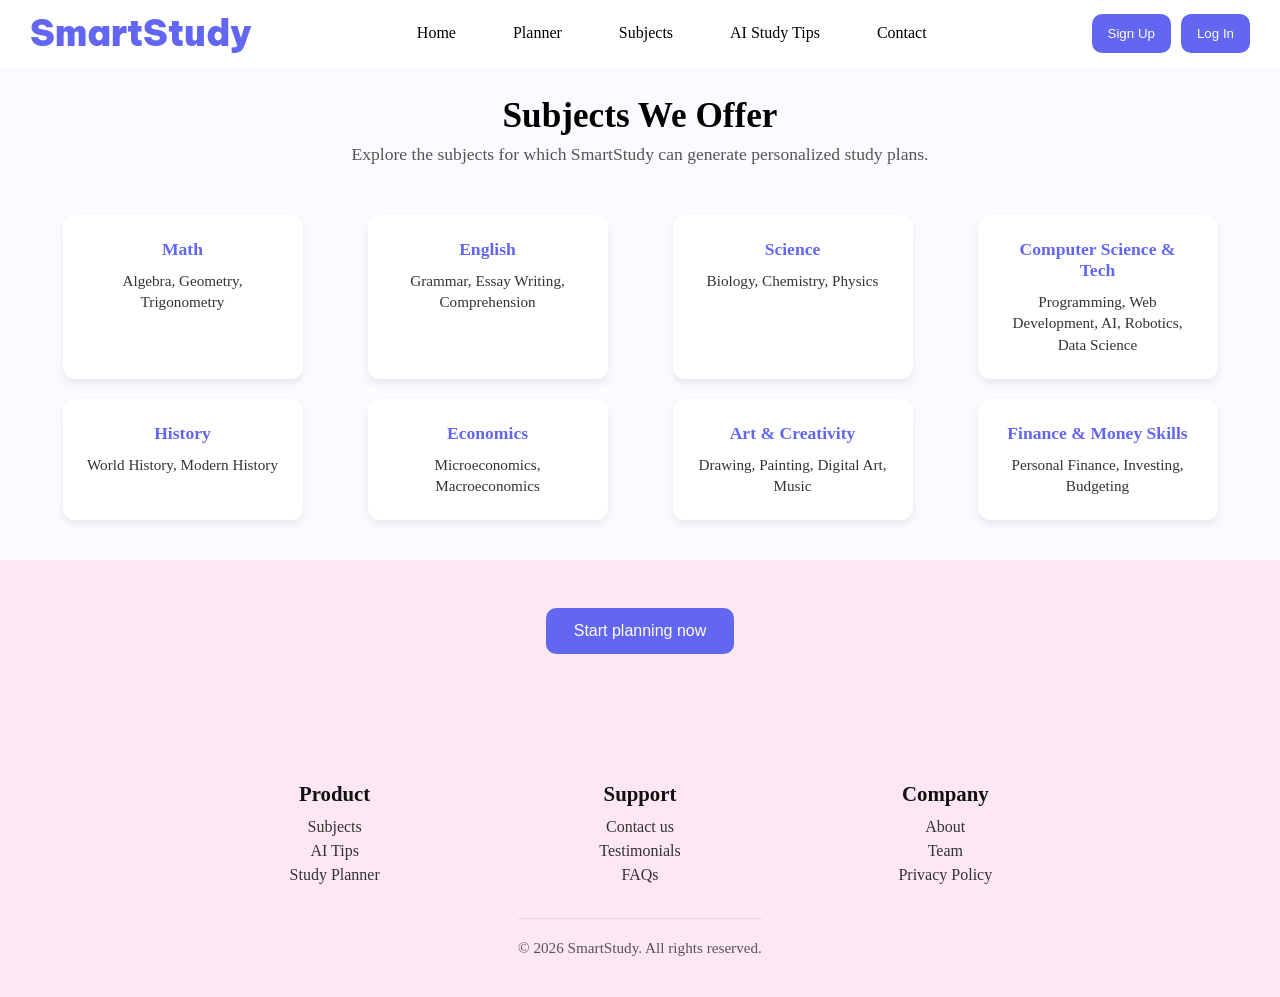
<file: subjects.html>
<!doctype html>
<html lang="en">
    <head>
        <meta charset="UTF-8" />
        <meta name="viewport" content="width=device-width, initial-scale=1.0" />
        <title>SmartStudy</title>
        <link rel="stylesheet" href="style.css" />
        <link rel="stylesheet" href="https://cdnjs.cloudflare.com/ajax/libs/font-awesome/4.7.0/css/font-awesome.min.css">
    </head>
    
    <body>
        <!-- ALERT -->
        <div id="alertBox" class="alert">
            <div class="alert-content">
                <span class="alert-icon">🔔</span>
                <span class="alert-message">Reminder to Take a Break! Time for a quick stretch!</span> 
            </div>
            
            <div class="alert-close-wrapper">
                <button onclick="closeAlert()">×</button>
            </div>
        </div>


        <!-- NAVBAR -->
        <header class="navbar">
            
            <!-- Logo -->
            <!-- <div class="logo">
                <img src="https://www.w3schools.com/images/w3schools_logo_436_2.png" alt="SmartStudy">
            </div> -->

            <div class="logo">
                <span class="logo-placeholder">SmartStudy</span>
            </div>
            
            <!-- NavBar -->
            <nav class="nav-links" id="navLinks">
                <ul>
                    <li><a class="active" href="index.html">Home</a></li>
                    <li><a href="planner.html">Planner</a></li>
                    <li><a href="subjects.html">Subjects</a></li>
                    <li><a href="index.html#ai-tips">AI Study Tips</a></li>
                    <li><a href="index.html#contact">Contact</a></li>
                </ul>
            </nav>
            
            <!-- Sign up/Login buttons -->
            <div class="auth-buttons">
                <button onclick="openModal('signup')">Sign Up</button>
                <button onclick="openModal('login')">Log In</button>
            </div>

            <!-- Hamburger for mobile-->
             <div class="hamburger" onclick="toggleMenu()">☰</div>
        </header> <!-- End of NavBar -->
    
    
    <!-- MODAL -->
    <div id="modal" class="modal">
        <div class="modal-content">
            <span class="close" onclick="closeModal()">&times;</span>

            <!-- Modal titles -->
            <h2 class="welcome-title">Welcome to SmartStudy</h2>
            <h3 id="modal-title"></h3>
            <p id="modal-subtitle"></p>

            <!-- Modal forms -->
            <form class="modal-form" onsubmit="handleAuth(event)">
                <label>Email Address<span>*</span></label>
                <div class="input-group">
                    <span class="icon">📧</span>
                    <input type="email" placeholder="Enter your email address" required>
                </div>
                
                <label>Password<span>*</span></label>
                <div class="input-group">
                    <span class="icon">🔒</span>
                    <input type="password" placeholder="Enter your password" required>
                </div>
                
                <button type="submit">Submit</button>

                <!-- Redirection between modals -->
                <p id="switchText" class="switch-text"></p>

            </form>
        </div>
    </div> <!-- End of Modal -->

  <!-- Page Title -->
  <section class="page-header">
    <h1>Subjects We Offer</h1>
    <p>Explore the subjects for which SmartStudy can generate personalized study plans.</p>
  </section>

  <!-- Subjects Cards -->
  <section class="subjects-container">
    <div class="card fade-in"><h3>Math</h3><p>Algebra, Geometry, Trigonometry</p></div>
    <div class="card fade-in"><h3>English</h3><p>Grammar, Essay Writing, Comprehension</p></div>
    <div class="card fade-in"><h3>Science</h3><p>Biology, Chemistry, Physics</p></div>
    <div class="card fade-in"><h3>Computer Science & Tech</h3><p>Programming, Web Development, AI, Robotics, Data Science</p></div>
    <div class="card fade-in"><h3>History</h3><p>World History, Modern History</p></div>
    <div class="card fade-in"><h3>Economics</h3><p>Microeconomics, Macroeconomics</p></div>
    <div class="card fade-in"><h3>Art & Creativity</h3><p>Drawing, Painting, Digital Art, Music</p></div>
    <div class="card fade-in"><h3>Finance & Money Skills</h3><p>Personal Finance, Investing, Budgeting</p></div>
  </section>

  <!-- CTA Button -->
  <section class="cta-strip-subjects">
    <div class="container">
      <button class="btn" onclick="location.href='planner.html'">Start planning now</button>
    </div>
  </section>



  <!-- Footer -->
    <footer class="footer-main">
        <div class="container">
            <div class="footer-grid">
                <div class="footer-col">
                    <h3>Product</h3>
                    <a href="subjects.html">Subjects</a>
                    <a href="index.html#ai-tips">AI Tips</a>
                    <a href="planner.html">Study Planner</a>
                </div>
                
                <div class="footer-col">
                    <h3>Support</h3>
                    <a href="index.html#contact">Contact us</a>
                    <a href="index.html#testimonials">Testimonials</a>
                    <a href="index.html#faq">FAQs</a>
                </div>
                
                <div class="footer-col">
                    <h3>Company</h3>
                    <a href="index.html#home">About</a>
                    <a href="team.html">Team</a>
                    <a href="index.html#contact">Privacy Policy</a>
                </div>
            </div>
            <div class="footer-bottom">© 2026 SmartStudy. All rights reserved.</div>
        </div>
    </footer>

  <script src="script.js"></script>
</body>
</html>
</file>
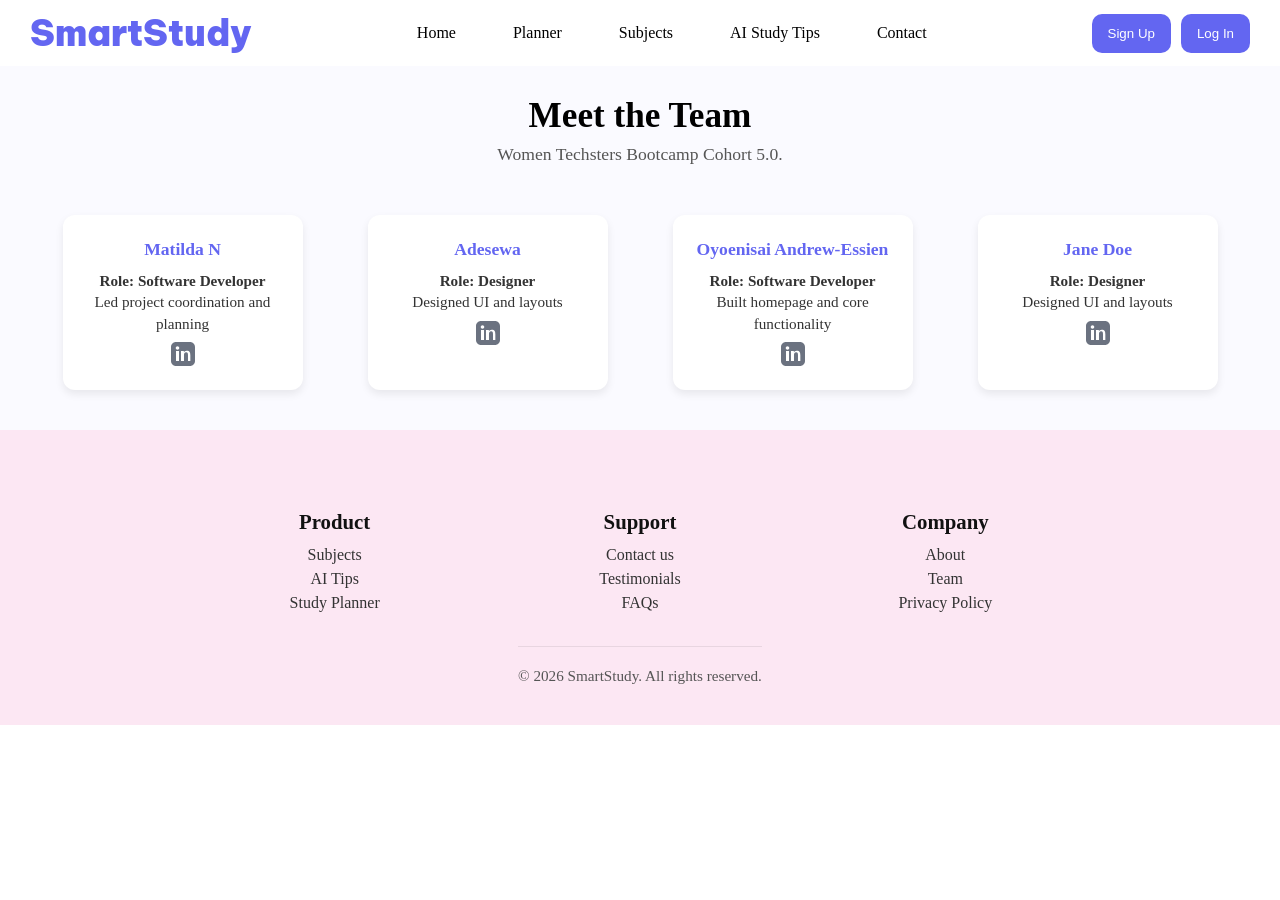
<file: team.html>
<!doctype html>
<html lang="en">
    <head>
        <meta charset="UTF-8" />
        <meta name="viewport" content="width=device-width, initial-scale=1.0" />
        <title>SmartStudy</title>
        <link rel="stylesheet" href="style.css" />
        <link rel="stylesheet" href="https://cdnjs.cloudflare.com/ajax/libs/font-awesome/4.7.0/css/font-awesome.min.css">
        
        <style>
.linkedin-link {
  display: block;           /* allows centering */
  width: 24px;
  height: 24px;
  margin: 8px auto 0;       /* centers horizontally */
  color: #6b7280;
  transition: color 0.2s ease;
  line-height: 0;
}

.linkedin-link::before {
  content: "";
  display: block;
  width: 100%;
  height: 100%;
  background-color: currentColor;

  -webkit-mask: url('data:image/svg+xml;utf8,<svg viewBox="0 0 24 24" xmlns="http://www.w3.org/2000/svg"><path d="M19 0h-14c-2.761 0-5 2.239-5 5v14c0 2.761 2.239 5 5 5h14c2.761 0 5-2.239 5-5v-14c0-2.761-2.239-5-5-5zm-11 19h-3v-10h3v10zm-1.5-11.268c-.966 0-1.75-.784-1.75-1.75s.784-1.75 1.75-1.75 1.75.784 1.75 1.75-.784 1.75-1.75 1.75zm13.5 11.268h-3v-5.604c0-1.337-.027-3.062-1.867-3.062-1.867 0-2.154 1.459-2.154 2.968v5.698h-3v-10h2.881v1.367h.041c.401-.761 1.381-1.562 2.843-1.562 3.04 0 3.602 2.001 3.602 4.604v5.591z"/></svg>') no-repeat center;

  mask: url('data:image/svg+xml;utf8,<svg viewBox="0 0 24 24" xmlns="http://www.w3.org/2000/svg"><path d="M19 0h-14c-2.761 0-5 2.239-5 5v14c0 2.761 2.239 5 5 5h14c2.761 0 5-2.239 5-5v-14c0-2.761-2.239-5-5-5zm-11 19h-3v-10h3v10zm-1.5-11.268c-.966 0-1.75-.784-1.75-1.75s.784-1.75 1.75-1.75 1.75.784 1.75 1.75-.784 1.75-1.75 1.75zm13.5 11.268h-3v-5.604c0-1.337-.027-3.062-1.867-3.062-1.867 0-2.154 1.459-2.154 2.968v5.698h-3v-10h2.881v1.367h.041c.401-.761 1.381-1.562 2.843-1.562 3.04 0 3.602 2.001 3.602 4.604v5.591z"/></svg>') no-repeat center;

  mask-size: contain;
  -webkit-mask-size: contain;
}

.linkedin-link:hover {
  color: #2563eb;
}
</style>
    </head>


    
    <body>
        <!-- ALERT -->
        <div id="alertBox" class="alert">
            <div class="alert-content">
                <span class="alert-icon">🔔</span>
                <span class="alert-message">Reminder to Take a Break! Time for a quick stretch!</span> 
            </div>
            
            <div class="alert-close-wrapper">
                <button onclick="closeAlert()">×</button>
            </div>
        </div>


        <!-- NAVBAR -->
        <header class="navbar">
            
            <!-- Logo -->
            <!-- <div class="logo">
                <img src="https://www.w3schools.com/images/w3schools_logo_436_2.png" alt="SmartStudy">
            </div> -->

            <div class="logo">
                <span class="logo-placeholder">SmartStudy</span>
            </div>
            
            <!-- NavBar -->
            <nav class="nav-links" id="navLinks">
                <ul>
                    <li><a class="active" href="index.html">Home</a></li>
                    <li><a href="planner.html">Planner</a></li>
                    <li><a href="subjects.html">Subjects</a></li>
                    <li><a href="index.html#ai-tips">AI Study Tips</a></li>
                    <li><a href="index.html#contact">Contact</a></li>
                </ul>
            </nav>
            
            <!-- Sign up/Login buttons -->
            <div class="auth-buttons">
                <button onclick="openModal('signup')">Sign Up</button>
                <button onclick="openModal('login')">Log In</button>
            </div>

            <!-- Hamburger for mobile-->
             <div class="hamburger" onclick="toggleMenu()">☰</div>
        </header> <!-- End of NavBar -->
    
    
    <!-- MODAL -->
    <div id="modal" class="modal">
        <div class="modal-content">
            <span class="close" onclick="closeModal()">&times;</span>

            <!-- Modal titles -->
            <h2 class="welcome-title">Welcome to SmartStudy</h2>
            <h3 id="modal-title"></h3>
            <p id="modal-subtitle"></p>

            <!-- Modal forms -->
            <form class="modal-form" onsubmit="handleAuth(event)">
                <label>Email Address<span>*</span></label>
                <div class="input-group">
                    <span class="icon">📧</span>
                    <input type="email" placeholder="Enter your email address" required>
                </div>
                
                <label>Password<span>*</span></label>
                <div class="input-group">
                    <span class="icon">🔒</span>
                    <input type="password" placeholder="Enter your password" required>
                </div>
                
                <button type="submit">Submit</button>

                <!-- Redirection between modals -->
                <p id="switchText" class="switch-text"></p>

            </form>
        </div>
    </div> <!-- End of Modal -->


  <!-- Page Title -->
  <section class="page-header">
    <h1>Meet the Team</h1>
    <p>Women Techsters Bootcamp Cohort 5.0.</p>
  </section>

  <!-- Subjects Cards -->
  <section class="subjects-container">
    <div class="card fade-in"><h3>Matilda N</h3>
        <p style="font-weight: bold;">Role: Software Developer</p>
        <p>Led project coordination and planning</p>
        <a href="https://linkedin.com/in/janedoe" class="linkedin-link" target="_blank"></a>
    </div>

    <div class="card fade-in"><h3>Adesewa</h3>
        <p style="font-weight: bold;">Role: Designer</p>
        <p>Designed UI and layouts</p>
        <a href="https://linkedin.com/in/janedoe" class="linkedin-link" target="_blank"></a>
    </div>

    <div class="card fade-in">
        <h3>Oyoenisai Andrew-Essien</h3>
        <p style="font-weight: bold;">Role: Software Developer</p>
        <p>Built homepage and core functionality</p>
        <a href="https://www.linkedin.com/in/oyoenisaiaa/" class="linkedin-link" target="_blank"></a>
    </div>

    <div class="card fade-in">
  <h3>Jane Doe</h3>
  <p style="font-weight: bold;">Role: Designer</p>
  <p>Designed UI and layouts</p>
  <a href="https://linkedin.com/in/janedoe" class="linkedin-link" target="_blank"></a>
</div>

    
  </section>



<!-- Footer -->
    <footer class="footer-main">
        <div class="container">
            <div class="footer-grid">
                <div class="footer-col">
                    <h3>Product</h3>
                    <a href="subjects.html">Subjects</a>
                    <a href="index.html#ai-tips">AI Tips</a>
                    <a href="planner.html">Study Planner</a>
                </div>
                
                <div class="footer-col">
                    <h3>Support</h3>
                    <a href="index.html#contact">Contact us</a>
                    <a href="index.html#testimonials">Testimonials</a>
                    <a href="index.html#faq">FAQs</a>
                </div>
                
                <div class="footer-col">
                    <h3>Company</h3>
                    <a href="index.html#home">About</a>
                    <a href="team.html">Team</a>
                    <a href="index.html#contact">Privacy Policy</a>
                </div>
            </div>
            <div class="footer-bottom">© 2026 SmartStudy. All rights reserved.</div>
        </div>
    </footer>


<script src="script.js"></script>

</body>
</html>
</file>
<file: style.css>
@import url('https://fonts.googleapis.com/css2?family=Be+Vietnam+Pro:wght@400;600;800&display=swap');

* {
  list-style: none;
  margin: 0;
  padding: 0;
  text-decoration: none;
  box-sizing: border-box;
  /* color: black;
  font-weight: normal;
  font-size: 16px; */
}

/* a {
  color: black;
} */

:root {
  /* Primary Palette */
  --primary-100: #eef2ff; /* Light Indigo */
  --primary-500: #6366f1; /* Indigo/Purple */

  /* Secondary Palette */
  --secondary-100: #fce7f3; /* Pastel Pink */
  --secondary-500: #ec4899; /* Pink */

  /* Other Colors */
  --Neutral-Lt-400: #fafaff; /* Off-White */
  --Neutral-Lt-500: #ffffff; /* White */

  /* Dev added Colors */
  --Hover-Blue: #1e40af; /* Darker Blue for Hover */
  --light-grey: #333; /* Dark Grey for Text */
  --black-text: #000000; /* Pure Black for Text */
  --required-red: #ff0000; /* Red for Required Asterisk */
  --error-red: #dc3545; /* Red for Errors */
}

html {
  scroll-behavior: smooth;
}

body {
  overflow-x: hidden;
}


/* Alert */
.alert {
  position: fixed;
  top: 0;
  left: 0;
  width: 100%;
  background: var(--primary-500);
  color: var(--Neutral-Lt-500);
  padding: 15px 20px;
  display: flex;
  align-items: center;
  z-index: 1200;
  transform: translateY(-120%);
  transition: transform 0.3s ease;
  box-sizing: border-box;
  position: fixed;
}

.alert.show {
  transform: translateY(0);
}

/* To push content down when alert is visible */
.alert-visible {
  padding-top: 60px; /* Per alert height */
}

body.alert-visible .navbar {
  top: 60px; /* same as alert height */
}

/* Alert content: icon + message */
.alert-content {
  display: flex;
  align-items: center;
  gap: 10px;
}

/* Swinging bell animation */
@keyframes swing {
  0% { transform: rotate(0deg); }
  25% { transform: rotate(15deg); }
  50% { transform: rotate(-10deg); }
  75% { transform: rotate(5deg); }
  100% { transform: rotate(0deg); }
}

.alert-icon {
  font-size: 20px;
  display: inline-block;
  animation: swing 1s ease infinite;
}

/* Alert message */
.alert-message {
  font-size: 16px;
}

/* Close button */
.alert-close-wrapper {
  position: absolute;
  right: 20px;
  top: 50%;
  transform: translateY(-50%);
}

.alert-close-wrapper button {
  font-size: 30px;
  color: #fff;
  background: transparent;
  border: none;
  cursor: pointer;
}


/* hide initially */
/* .hidden {
  display: none;
} */


/* NavBar Container */
.navbar {
  display: flex;
  justify-content: space-between;
  align-items: center;
  background: var(--Neutral-Lt-500);
  padding: 10px 30px;
  /* border-bottom: 1px solid #eee; */
  position: sticky;
  top: 0;
  z-index: 900;
  border: none !important;
  box-shadow: none !important;
}

/* .logo img {
  height: 40px;
  width: auto;
} */

/* Logo placeholder */
.logo-placeholder {
  font-size: 36px;
  font-weight: 900;
  color: var(--primary-500);
  font-family: 'Be Vietnam Pro', sans-serif;
}


.nav-links {
  display: flex;
  gap: 25px;
}

.nav-links ul {
  display: flex;
  gap: 25px;
  list-style: none;
  margin: 0;
  padding: 0;
  /* position: sticky;
  top: 0; */
}

/* ul {
  position: sticky;
  top: 0;
} */

.nav-links a {
  color: var(--black-text);
  text-decoration: none;
  font-weight: 500;
  padding: 14px 16px;
}

.nav-links a:hover {
  color: var(--primary-500);
}

/* ul li a.active {
  background-color: var(--primary-500);
}

ul li a:hover:not(.active) {
  background-color: var(--primary-500);
} */

.nav-links.active {
  display: flex;
}

/* prevents scrolling when mobile menu is open */
body.menu-open,
html.menu-open {
  overflow: hidden;
  height: 100vh;
}


/* Sign up/Login buttons */
.auth-buttons {
  display: flex;
  gap: 10px;
}

.auth-buttons button {
  background: var(--primary-500);
  color: var(--Neutral-Lt-500);
  padding: 12px 16px;
  border: none;
  border-radius: 10px;
  cursor: pointer;
  font-weight: 500;
  /* margin-left: 10px; */
}

/* .auth-buttons .log-in-color{
    background-color: var(--Neutral-Lt-500);
    color: var(--primary-500);
} */

/* Auth hover effect */
.auth-buttons button:hover {
  background: var(--Hover-Blue);
}

/* Auth Modal */
.modal {
  display: none;
  position: fixed;
  top: 0;
  left: 0;
  width: 100%;
  height: 100%;
  z-index: 1100; /* higher than the alert's z-index */
  background: rgba(0, 0, 0, 0.6);
  /* Info for team: The below converts --Neutral-Lt-400: #fafaff to opacity but used with a backdrop filter. Above rgba is recommended */
  /* background: rgba(250, 250, 255, 0.8); 
  backdrop-filter: blur(5px); */
}


/* Modal container */
.modal-content {
  background: var(--Neutral-Lt-400);
  width: 350px;
  margin: 80px auto;
  padding: 25px;
  border-radius: 12px;
  text-align: center;
  position: relative;
}

/* Modal close button */
.close {
  position: absolute;
  top: 15px;
  right: 20px;
  font-size: 30px;
  font-weight: bold;
  cursor: pointer;
  color: var(--light-grey);
}

.close:hover {
  color: var(--primary-500);
}

/* Modal titles */
.welcome-title {
  margin-bottom: 10px;
}

#modal-title {
  margin: 5px 0;
  font-size: 22px;
  font-weight: 600;
}

#modal-subtitle {
  font-size: 14px;
  color: var(--light-grey);
  margin-bottom: 20px;
}

/* Modal form */
.modal-form {
  display: flex;
  flex-direction: column;
  gap: 15px;
}

/* Modal input labels */
.modal-form label {
  text-align: left;
  font-size: 14px;
  font-weight: 500;
}

/* required asterisk */
.modal-form label span {
  color: var(--required-red);
}

/* Modal input */
.input-group {
  display: flex;
  align-items: center;
  background: var(--Neutral-Lt-500);
  border-radius: 8px;
  padding: 10px;
  gap: 10px;
}

.icon {
  font-size: 18px;
}

/* Modal input area*/
.input-group input {
  border: none;
  outline: none;
  width: 100%;
  font-size: 14px;
}

/* Modal submit button */
.modal-form button {
  background: var(--primary-500);
  color: var(--Neutral-Lt-500);
  padding: 10px;
  border: none;
  border-radius: 8px;
  cursor: pointer;
  font-size: 16px;
}

.modal-form button:hover {
  background: var(--Hover-Blue);
}

.modal-form .input-group {
  margin-bottom: 5px;
}

/* Modal switch */
.switch-text {
  font-size: 14px;
  margin-top: 10px;
}

.switch-text span {
  color: var(--primary-500);
  cursor: pointer;
  font-weight: 600;
}

.switch-text span:hover {
  text-decoration: underline;
}


/* Hero section */
/* .hero {
  display: flex;
  justify-content: space-between;
  align-items: center;
  background-color: var(--Neutral-Lt-400); 
  padding: 80px 40px 40px;
} */

.hero-section {
  background-color: var(--Neutral-Lt-400);
  padding: 80px 40px 40px; /* top, sides, bottom */
}

.hero {
  display: flex;
  justify-content: space-between;
  align-items: flex-start; /* top-align hero-text and hero-image */
  background-color: var(--Neutral-Lt-400); 
  /* padding: 80px 40px 40px; top, sides, bottom */
  gap: 40px; /* optional spacing between text and image */
  flex-wrap: wrap;
}

/* Hero texts */
.hero-text {
  max-width: 500px;
  flex: 1;
}

.hero-text h1 {
  /* font-size: 42px; */
  font-size: clamp(28px, 4vw, 42px);
  font-weight: 800;
  margin-bottom: 15px;
}

.hero-text p {
  font-size: 16px;
  color: var(--light-grey);
  margin-bottom: 20px;
}

/* CTA button */
.cta-btn {
  background: var(--primary-500);
  color: var(--Neutral-Lt-500);
  padding: 12px 22px;
  border-radius: 10px;
  border: none;
  cursor: pointer;
  font-weight: 500;
}

.cta-btn:hover{
    background: var(--Hover-Blue);
}

/* Hero image */
/* .hero-image img {
  width: 350px;
} */

.hero-image {
  flex: 1;
  display: flex;
  justify-content: center;
  align-items: flex-start;
}

.hero-image img {
  max-width: 100%;
  height: auto;
  display: block;
}


/* Feature cards */
.features {
  background-color: var(--Neutral-Lt-400);
  padding: 20px 40px 40px;
  /* margin-top: -20px; */
  margin-top: 40px; /* space from hero */
}

.card-title {
  /* font-size: 16px; */
  font-size: 1.25rem;
  color: var(--black-text);
  margin-bottom: 20px;
  text-align: left;
  font-weight: 700;
}

.card-container {
  display: flex;
  justify-content: flex-start;
  gap: 20px;
  flex-wrap: wrap;
  justify-content: center;
}

.card {
  background: var(--Neutral-Lt-500);
  padding: 20px;
  margin: 0 auto;
  width: 220px;
  /* height: 160px; */
  height: auto;
  display: flex;
  flex-direction: column;
  /* justify-content: center; */
  justify-content: flex-start;
  text-align: center;
  border-radius: 10px;
  cursor: pointer;
  box-shadow: 0 4px 10px rgba(0,0,0,0.1);
  transition: transform 0.2s ease;
}

.card h3 {
  margin-bottom: 10px;
  font-size: 1.1rem;
  font-weight: 700;
}

.card p {
  font-size: 0.95rem;
  color: var(--light-grey);
  line-height: 1.4;
}

.card:hover {
  transform: scale(1.05);
}

.card:active {
  transform: scale(0.98);
}

.modal-open .card:hover {
  transform: none;
}

.modal {
  cursor: default;
}

.section {
  padding: 40px;
  text-align: center;
}

@media (max-width: 992px) {
  .hero {
    flex-direction: column;
    align-items: center;
    text-align: center;
  }
  .hero-text, .hero-image {
    max-width: 100%;
  }
  .card-title {
    text-align: center;
  }
}

@media (max-width: 576px) {
  .card-container {
    flex-direction: column;
    align-items: center;
  }
}


    /* 3 steps section */
.three-steps {
  padding: 60px 40px;
  background-color: var(--primary-100); 
  text-align: center;
}

.three-steps h2 {
  font-size: clamp(1.7rem, 3.8vw, 2.3rem);
  margin-bottom: 30px;
  font-weight: 600;
}

.step-grid {
  display: flex;
  justify-content: center;
  gap: 40px;
  flex-wrap: wrap;
  margin-top: 20px;
}

.step {
  display: flex;
  flex-direction: column;
  align-items: center;
  max-width: 220px;
  text-align: center;
}

.step .badge {
  width: 40px;
  height: 40px;
  border-radius: 50%;
  background: var(--primary-500);
  color: var(--Neutral-Lt-500);
  font-weight: 700;
  display: flex;
  align-items: center;
  justify-content: center;
  margin-bottom: 12px;
  font-size: 18px;
}

.step h3 {
  font-weight: 700;
  font-size: 1.1rem;
  margin-bottom: 8px; /* space between h3 and p */
}

.step p {
  font-size: 0.9rem;
  color: var(--light-grey);
  line-height: 1.4;
}


/* AI tips cards */
.ai-tips { 
  background: white;
  padding: 60px 40px;
  text-align: center; /* Center everything inside */
}

/* Titles */
.ai-tips h2 {
  font-size: 2rem;
  margin-bottom: 5px;
  font-weight: 600;
}

.ai-tips h4 {
  font-size: 1rem;
  margin-bottom: 12px;
  color: var(--text-500);
}

.ai-tips p {
  font-size: 0.95rem;
  margin-bottom: 30px;
  color: #333;
  max-width: 600px;
  margin-left: auto;
  margin-right: auto;
}

/* Button + success message container */
.tips-controls {
  display: flex;
  justify-content: center; /* Center horizontally */
  align-items: center;
  gap: 15px;
  margin-bottom: 20px;
  flex-wrap: wrap;
}

.tips-controls button {
  background: var(--primary-500);
  color: var(--Neutral-Lt-500);
  padding: 12px 22px;
  border-radius: 10px;
  border: none;
  cursor: pointer;
  font-weight: 500;
}

.tips-success {
  color: green;
  background: #e7f6ee;
  /* color: #047857; */
  border: 1px solid #b6e4ca;
  font-weight: 600;
  font-size: 0.9rem;
  border-radius: 12px;
  padding: 12px 18px;
}

.tips-output {
  width: 100%;          /* Full width of container */
  max-width: 700px;     /* Prevent it from getting too wide */
  min-height: 160px;    /* Enough space for 5 tips on one line each */    
  /* height: 130px; */
  line-height: 1.8;
  /* padding: 15px; */
  padding: 15px 40px 15px 15px; /* space for icon on right */
  background: var(--secondary-100);
  border: 1px solid #fbcfe8;
  border-radius: 10px;
  font-size: 0.95rem;
  color: #111;
  text-align: left;      /* Tips aligned left for readability */
  line-height: 1.6rem;  /* Proper spacing between tips */
  margin-left: auto;
  margin-right: auto;
  overflow-y: auto;      /* Scroll if tips exceed box */
  box-sizing: border-box;
  white-space: nowrap;   /* keeps each tip on one line */
  overflow-x: auto;      /* allows horizontal scroll if needed */
}

.tips-output-wrapper {
  position: relative;
  width: 100%;
  max-width: 700px;
  margin: 0 auto;
}

.copy-icon {
  position: absolute;
  top: 10px;
  right: 12px;
  cursor: pointer;
  font-size: 1.1rem;
  opacity: 0.7;
  transition: 0.2s ease;
}

.copy-icon:hover {
  opacity: 1;
  transform: scale(1.1);
}

/* Hide element helper class */
.hidden {
  display: none;
}

/* Testimonials */
.testimonials {
  background: var(--Neutral-Lt-400);
  padding: 60px 40px;
  text-align: center;
}

.testimonials h2 {
  font-size: 2rem;
  font-weight: 600;
  margin-bottom: 5px;
}

.testimonials h4 {
  font-size: 1rem;
  color: var(--text-500);
  margin-bottom: 40px;
}

.testimonials-grid {
  display: grid;
  grid-template-columns: repeat(auto-fit, minmax(250px, 1fr));
  gap: 20px;
}

.testimonial {
  background-color: white;
  border-radius: 16px;
  border: 1px solid #ececff;
  box-shadow: 0 8px 20px rgba(0,0,0,0.05);
  padding: 22px;
  text-align: left;
  transition: transform 0.2s ease;
}

.testimonial:hover {
  transform: translateY(-4px);
}

.stars {
  color: #f4c21b;
  font-size: 0.9rem;
  margin-bottom: 10px;
}

.quote {
  color: var(--text-700);
  font-style: italic;
  margin-bottom: 16px;
  line-height: 1.5;
}

.person {
  display: flex;
  gap: 12px;
  align-items: center;
  border-top: 1px solid #ececff;
  padding-top: 12px;
}

.avatar {
  width: 48px;
  height: 48px;
  min-width: 48px;   /* prevents shrinking */
  min-height: 48px;
  border-radius: 50%;
  overflow: hidden;
  border: 2px solid #e0e7ff;
  display: flex;
  align-items: center;
  justify-content: center;
}

.avatar img {
  width: 100%;
  height: 100%;
  object-fit: cover;
  aspect-ratio: 1 / 1; /* ensures perfect square */
}
.person strong {
  display: block;
  font-size: 0.95rem;
}

.person small {
  color: var(--text-500);
  font-size: 0.8rem;
}


/* FAQs */
/* .faq {
  background: var(--Neutral-Lt-500);
  padding: 60px 40px;
  text-align: center;
}

.faq h2 {
  font-size: 2rem;
  margin-bottom: 5px;
}

.faq h4 {
  color: var(--text-500);
  margin-bottom: 30px;
}

.faq-item {
  max-width: 700px;
  margin: 0 auto 15px;
  text-align: left;
}

.faq-question {
  width: 100%;
  padding: 15px;
  border: none;
  background: var(--Neutral-Lt-400);
  border-radius: 10px;
  cursor: pointer;
  font-weight: bold;
  display: flex;
  justify-content: space-between;
}

.faq-answer {
  display: none;
  padding: 12px 15px;
  font-size: 0.9rem;
  color: var(--light-grey);
} */

/* FAQs */
.faq {
  background: var(--Neutral-Lt-500);
  padding: 60px 20px;
  text-align: center;
}

.faq h2 {
  font-size: 2rem;
  margin-bottom: 30px;
}

/* GRID LAYOUT */
.faq-container {
  display: grid;
  grid-template-columns: repeat(2, 1fr);
  gap: 20px;
  max-width: 1000px;
  margin: 0 auto;
}

/* Each FAQ item */
.faq-item {
  background: var(--Neutral-Lt-400);
  border-radius: 12px;
  overflow: hidden;
  text-align: left;
  transition: all 0.3s ease;
}

/* Question button */
.faq-question {
  width: 100%;
  padding: 15px;
  border: none;
  background: transparent;
  cursor: pointer;
  font-weight: 600;
  display: flex;
  justify-content: space-between;
  align-items: center;
}

/* Plus icon animation */
.faq-question span {
  font-size: 18px;
  transition: transform 0.3s ease;
}

/* Answer */
.faq-answer {
  max-height: 0;
  overflow: hidden;
  padding: 0 15px;
  font-size: 0.9rem;
  color: var(--light-grey);
  transition: all 0.3s ease;
}

/* OPEN STATE */
.faq-item.active .faq-answer {
  max-height: 200px;
  padding: 12px 15px;
}

.faq-item.active .faq-question span {
  transform: rotate(45deg); /* turns + into × */
}

/* Mobile */
@media (max-width: 768px) {
  .faq-container {
    grid-template-columns: 1fr;
  }
}



/* Contact us */
#contact {
  /* padding: 20px 20px; */
  padding: 60px 40px;
  padding-bottom: 30px;
  background: var(--Neutral-Lt-400);
  text-align: center;
}

.contact-form {
  display: flex;
  flex-direction: column;
  align-items: center;
  gap: 10px;
  margin-top: 10px;
  margin-bottom: 10px;
}

.contact-form input,
.contact-form textarea {
  width: 500px;
  padding: 10px;
  border-radius: 8px;
  border: 1px solid var(--Neutral-Lt-400);
}

.contact-form textarea {
  height: 100px;
}

.contact-form button {
  background: var(--primary-500);
  color: var(--Neutral-Lt-500);
  padding: 10px 10px;
  border: none;
  border-radius: 8px;
  cursor: pointer;
}

.success-msg {
  color: green;
  margin-top: 10px;
  font-weight: bold;
  text-align: center;
}

/* to adjust to navbar height for sections in the homepage.*/
/* Sections land perfectly below the navbar */
.section-offset {
  scroll-margin-top: 80px;
}


/* OTHER PAGES */

/* Page titles for all */
.page-header {
  text-align: center;
  /* margin: 30px 16px; */
  background-color: var(--Neutral-Lt-400);
  padding: 30px 10px 20px;
  /* margin: 30px 16px 50px; */
   /* padding: 0 16px 40px; */
  /* margin-top: 20px; */
  
}
.page-header h1 {
  font-size: 2.2rem;
  font-weight: 600;
}
.page-header p {
  font-size: 1.1rem;
  color: #555;
  margin-top: 8px;
}


/* Subjects cards styling */
.subjects-container {
  display: flex;
  flex-wrap: wrap;
  /* justify-content: center; */
  justify-content: flex-start;
  gap: 20px;
  /* padding: 0 16px 40px; */
  padding: 30px 40px 40px;
  /* padding: 30px 16px 40px; */
  /* margin-top: 20px; */
  background-color: var(--Neutral-Lt-400);
}

.subjects-container h3{
    color: var(--primary-500);
    font-weight: bold;
}

.subjects-container .card {
  background: #fff;
  border-radius: 12px;
  box-shadow: 0 4px 8px rgba(0,0,0,0.08);
  padding: 24px;
  width: 240px;
  max-width: none;
  text-align: center;
  transition: transform 0.3s ease, box-shadow 0.3s ease;
  cursor: default; /* not clickable */
}

.subjects-container .card:hover {
  transform: translateY(-5px);
  box-shadow: 0 8px 16px rgba(0,0,0,0.12);
}

/* CTA Strip for subjects */
.cta-strip-subjects {
  background: var(--secondary-100);
  color: #111;
  text-align: center;
  padding: 48px 16px;
}

.cta-strip-subjects .btn {
  background: var(--primary-500);
  color: #fff;
  padding: 14px 28px;
  border-radius: 10px;
  border: none;
  font-size: 1rem;
  cursor: pointer;
  transition: background 0.3s ease;
}

.cta-strip-subjects .btn:hover {
  background: var(--Hover-Blue);
}










/* CTA Strip Button above footer */
.cta-strip {
  background: var(--secondary-100);
  text-align: center;
  padding: 40px 16px;
}

.cta-strip h2 {
  font-size: clamp(1.8rem, 4vw, 2.2rem);
  margin-bottom: 20px;
  font-weight: 600;
}

.cta-strip .btn {
  background: var(--primary-500);
  color: #fff;
  padding: 14px 28px;
  border-radius: 10px;
  border: none;
  font-size: 1rem;
  cursor: pointer;
  transition: background 0.3s ease;
}

.cta-strip .btn:hover {
  background: var(--Hover-Blue);
}





/* Footer */
.footer-main .container {
  display: flex;
  flex-direction: column; /* stack footer-grid and footer-bottom vertically */
  align-items: center;    /* center everything horizontally */
  text-align: center;     /* center text inside each column */
}

.footer-main {
  background: var(--secondary-100); /* same as CTA strip */
  color: #111;
  padding: 80px 16px 40px; /* big footer feel */
  margin-top: 0;
}

.footer-grid {
  display: grid;
  grid-template-columns: repeat(auto-fit, minmax(180px, 1fr));
  gap: 16px;
  margin-bottom: 28px;
  width: 100%;
  max-width: 900px; /* optional: control max width */
  justify-items: center; /* center items in each column */
}

.footer-col h3 {
  color: #111;
  margin-bottom: 12px;
  font-size: 1.3rem;
  font-weight: 600;
}

.footer-col a {
  color: #333;
  text-decoration: none;
  display: block;
  margin: 6px 0;
  font-size: 1rem;
  transition: color 0.2s;
}

.footer-col h3,
.footer-col a {
  text-align: center; /* center text inside each column */
}

.footer-col a:hover {
  color: var(--primary-500);
}

.footer-bottom {
  border-top: 1px solid rgba(0, 0, 0, 0.08);
  padding-top: 20px;
  text-align: center;
  color: #555;
  font-size: 0.95rem;
}


/* Hide hamburger by default (desktop/laptop) */
.hamburger {
  display: none;
}


/* Media queries */

/* Large tablets and small laptops */
@media (max-width: 1024px) {

  .hero-section {
    padding: 60px 30px;
  }

  .hero {
    gap: 30px;
  }

  .card-container {
    justify-content: center; /* centers cards */
  }

  .contact-form input,
  .contact-form textarea {
    width: 100%;
    max-width: 400px;
  }

  /* Subjects page - Large tablets / small laptops */
  .subjects-container {
    justify-content: center; /* center cards */
    padding: 20px;
  }

  .subjects-container .card {
    width: 220px;
    max-width: 300px;
  }
}


/* Tablets and Mobile */
@media (max-width: 768px) {

  /* Navbar adjustments */
  .hamburger {
    display: block;
  }

  .nav-links {
    position: absolute;
    top: 100%;
    left: 0;
    width: 100%;
    background: var(--Neutral-Lt-500);
    display: none;
    flex-direction: column;
    align-items: center;
    padding: 20px 0;
    box-shadow: 0 6px 12px rgba(0,0,0,0.08);
  }

  .nav-links ul {
    flex-direction: column;
    gap: 15px;
  }

  .auth-buttons {
    gap: 6px;
  }

  .auth-buttons button {
    padding: 10px 12px;
    font-size: 14px;
  }

  /* Hero adjustments */
  .hero {
    flex-direction: column;
    align-items: center;
    text-align: center;
  }

  .hero-image img {
    max-width: 70%;
  }

  .card-title {
    text-align: center;
  }

  /* 3 steps */
  .step-grid {
    gap: 25px;
  }

  /* AI tips */
  .tips-output {
    white-space: normal; /* allow wrapping */
    overflow-x: hidden;
  }

  /* Testimonials */
  .testimonials-grid {
    grid-template-columns: 1fr;
  }

  /* Contact */
  .contact-form input,
  .contact-form textarea {
    width: 100%;
    max-width: 350px;
  }

  /* Subjects page - Tablets */
  .subjects-container {
    flex-direction: column;
    align-items: center;
    justify-content: center;
    padding: 20px;
  }

  .subjects-container .card {
    width: 90%;
    max-width: 300px;
  }
}


/* Smaller Mobile */
@media (max-width: 576px) {

  /* Global padding cleanup */
  .hero-section,
  .features,
  .three-steps,
  .ai-tips,
  .testimonials,
  #contact {
    padding-left: 20px;
    padding-right: 20px;
  }

  /* Hero text */
  .hero-text h1 {
    font-size: 26px;
  }

  .hero-text p {
    font-size: 14px;
  }

  /* Cards */
  .card-container {
    flex-direction: column;
    align-items: center;
  }

  .card {
    width: 100%;
    max-width: 300px;
  }

  /* Steps */
  .step {
    max-width: 100%;
  }

  /* AI tips */
  .tips-controls {
    flex-direction: column;
  }

  .tips-output {
    font-size: 0.85rem;
  }

  /* Footer */
  .footer-grid {
    grid-template-columns: 1fr;
  }

  /* Subjects page - Smaller mobiles */
  .subjects-container .card {
    width: 100%;
    max-width: 280px;
  }
}


/* Smallest Mobile */
@media (max-width: 400px) {

  .logo-placeholder {
    font-size: 28px;
  }

  .hero-text h1 {
    font-size: 22px;
  }

  .cta-btn {
    width: 100%;
  }

  .auth-buttons button {
    padding: 8px 10px;
    font-size: 12px;
  }

  .modal-content {
    width: 90%;
    margin: 60px auto;
  }
}
</file>
